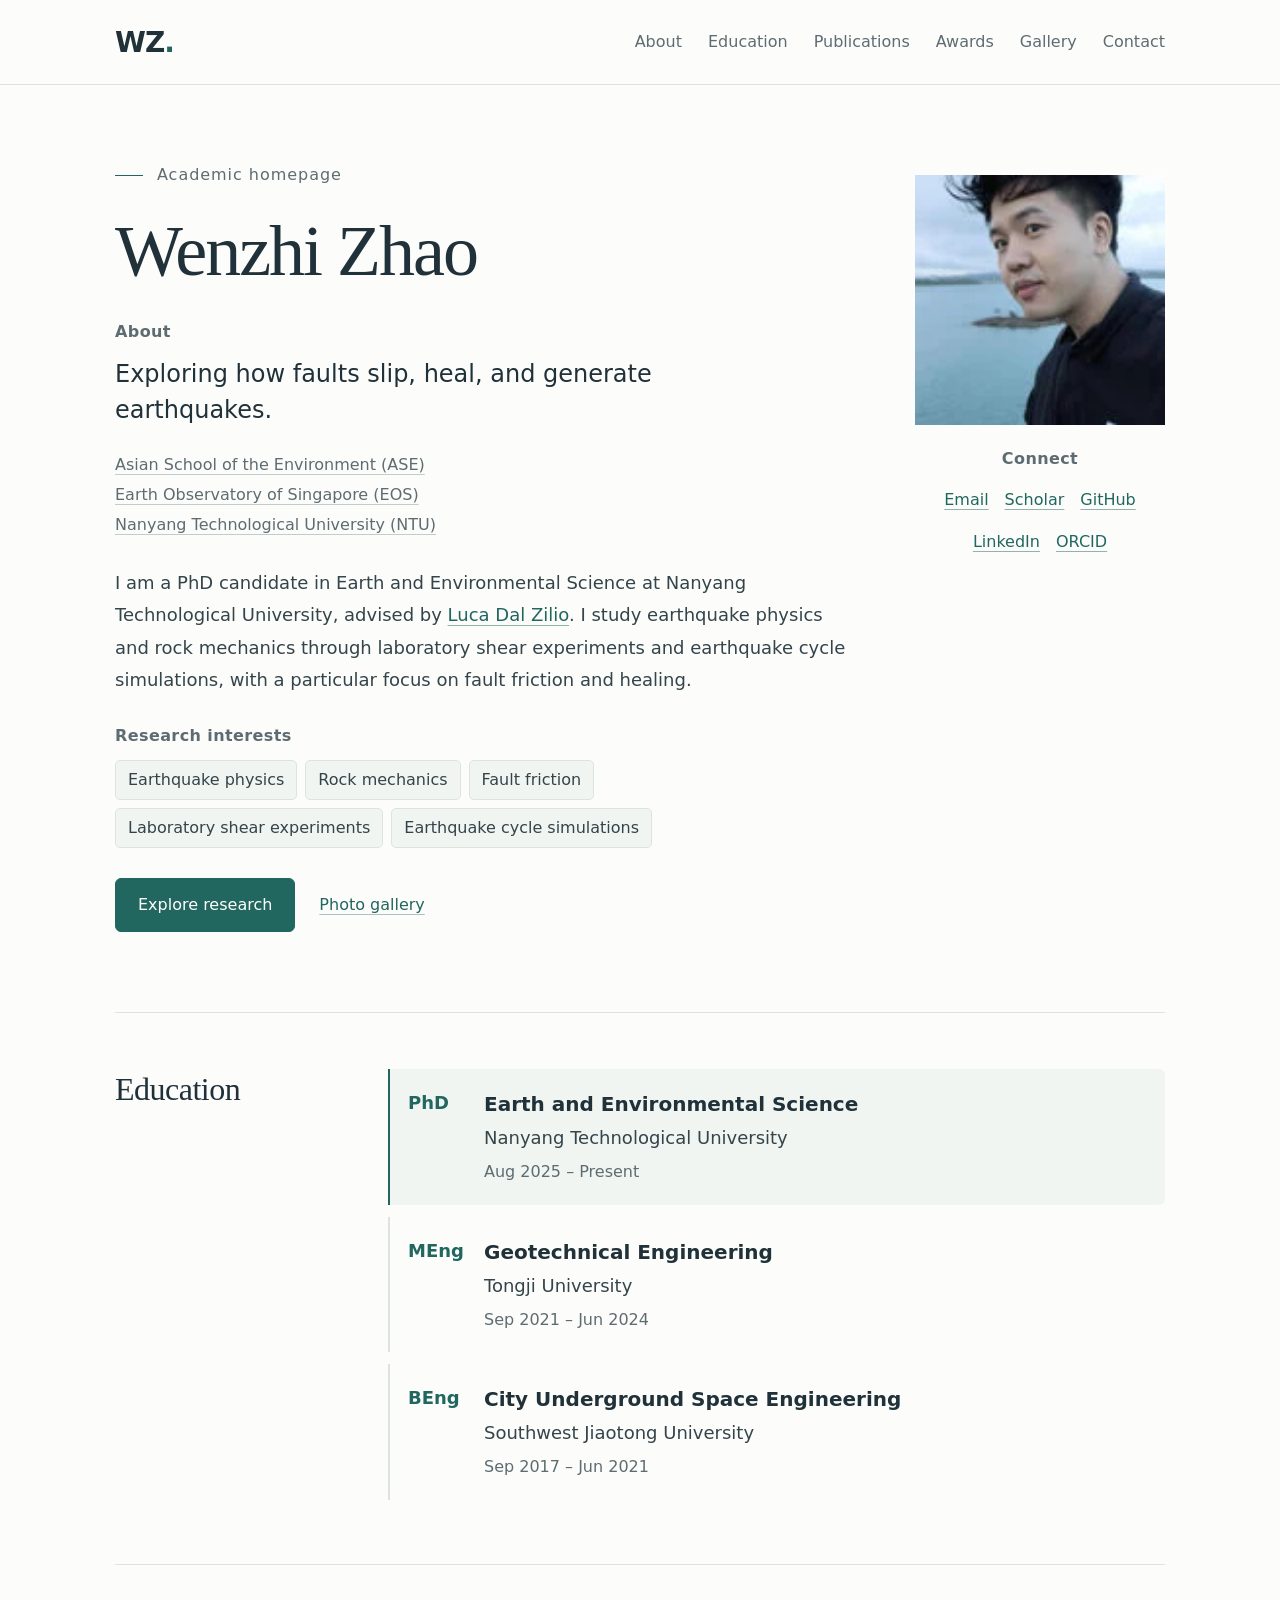
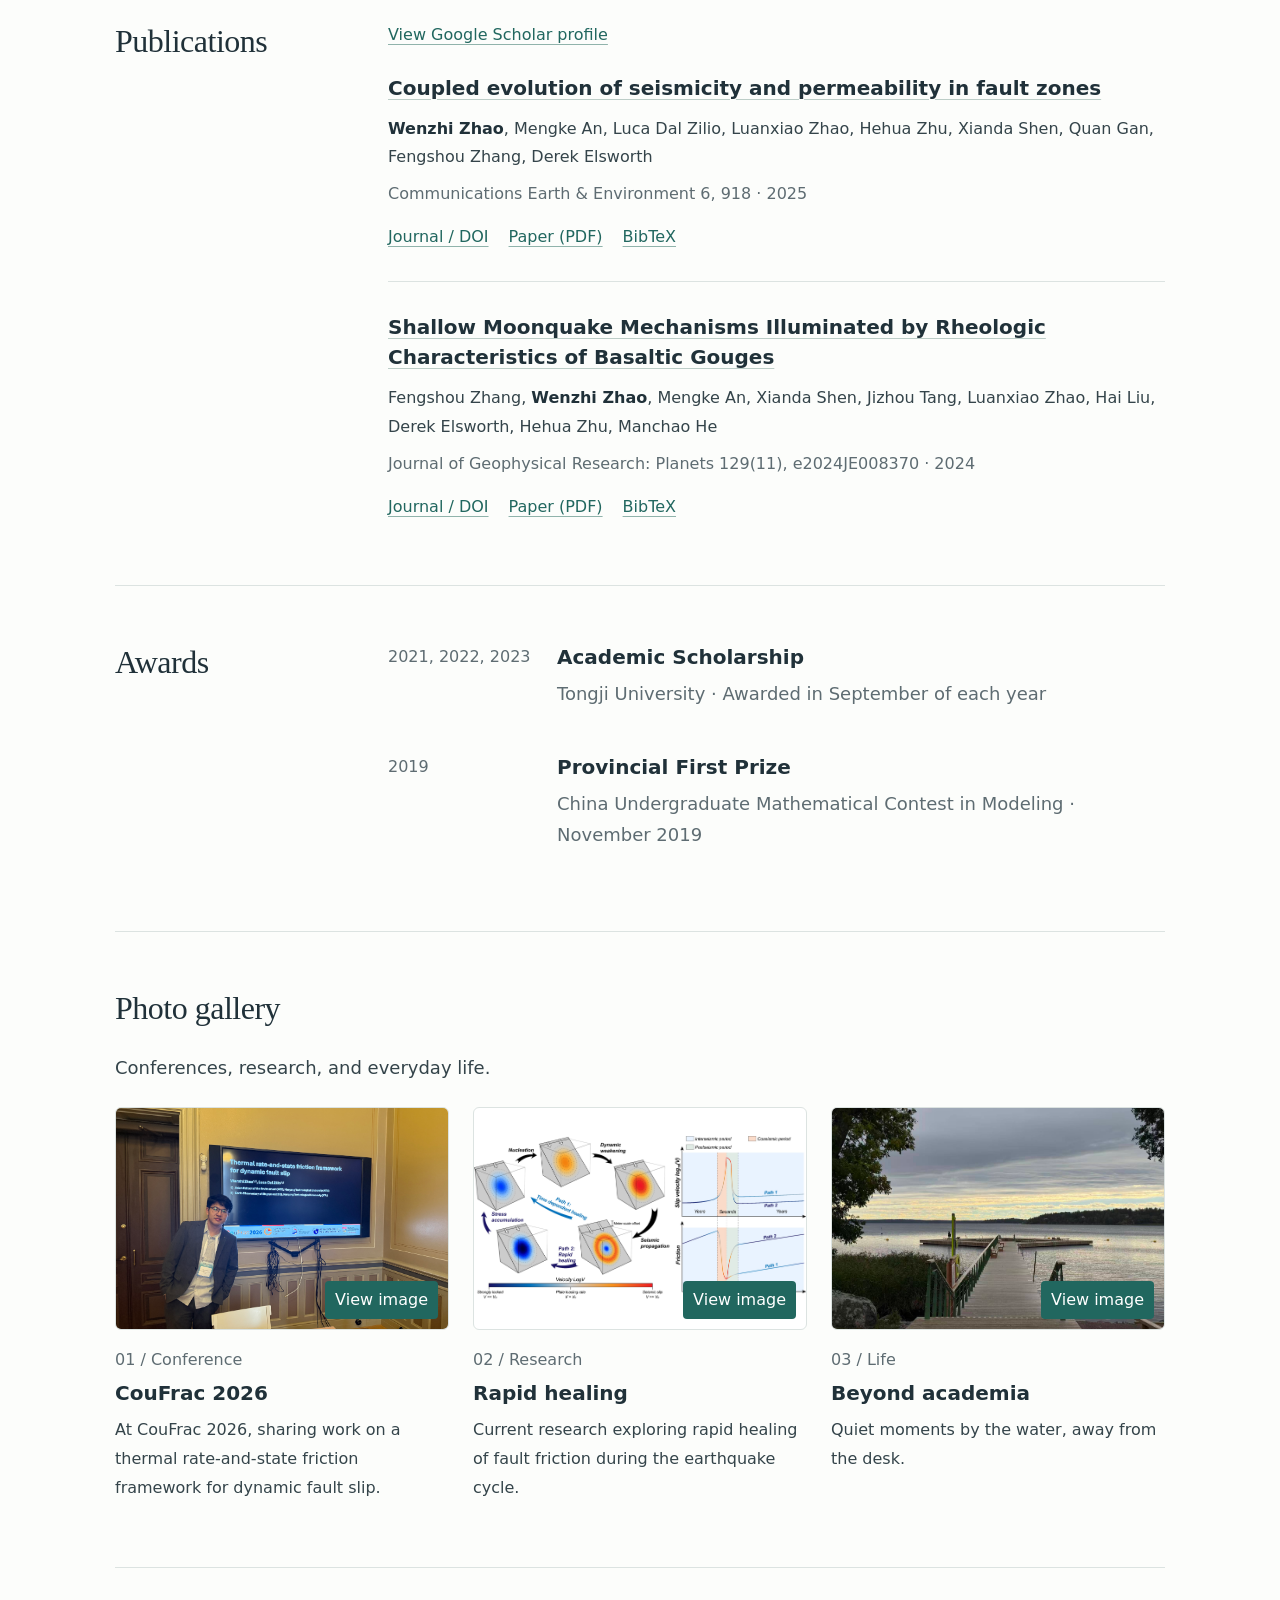
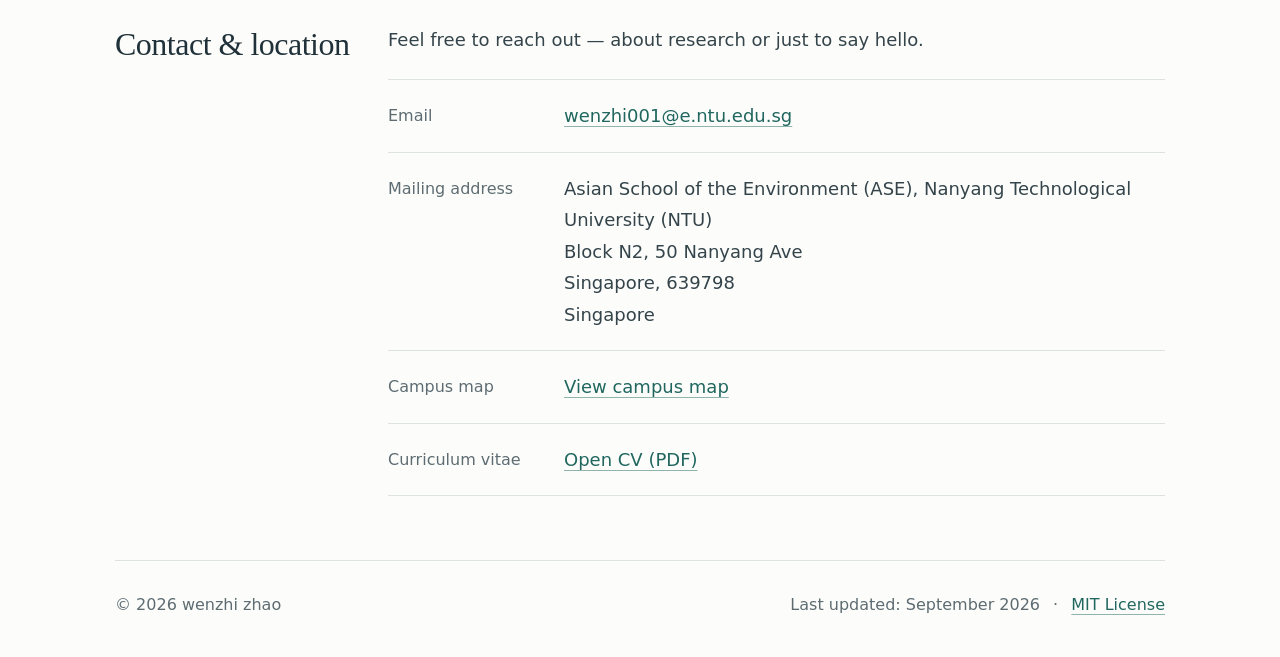
<file: index.html>
<!doctype html>
<html lang="en">
<head>
  <meta charset="utf-8">
  <meta name="viewport" content="width=device-width, initial-scale=1">
  <title>Wenzhi Zhao | Earthquake Physics &amp; Rock Mechanics</title>
  <meta name="description" content="Academic homepage of Wenzhi Zhao, a PhD candidate at Nanyang Technological University researching earthquake physics, fault friction, and rock mechanics.">
  <meta property="og:title" content="Wenzhi Zhao | Earthquake Physics &amp; Rock Mechanics">
  <meta property="og:description" content="Academic homepage of Wenzhi Zhao, a PhD candidate at Nanyang Technological University researching earthquake physics, fault friction, and rock mechanics.">
  <meta property="og:type" content="website">
  <link rel="icon" href="assets/images/favicon.svg" type="image/svg+xml">
  <link rel="stylesheet" href="styles.css">
  <script src="script.js" defer></script>
  <script src="data/links.js" defer></script>
  <script src="gallery.js" defer></script>
</head>
<body>
  <a class="skip-link" href="#main">Skip to content</a>
  <header class="site-header">
    <div class="reading-progress" aria-hidden="true"></div>
    <div class="header-inner">
      <a class="wordmark" href="#home" aria-label="Wenzhi Zhao, home">WZ<span aria-hidden="true">.</span></a>
      <nav aria-label="Main navigation">
        <a href="#about">About</a>
        <a href="#education">Education</a>
        <a href="#publications">Publications</a>
        <a href="#awards">Awards</a>
        <a href="#gallery">Gallery</a>
        <a href="#contact">Contact</a>
      </nav>
    </div>
  </header>

  <main id="main" class="container">
    <section class="hero" id="home" aria-labelledby="name">
      <div class="hero-copy">
        <p class="eyebrow">Academic homepage</p>
        <h1 id="name">Wenzhi Zhao</h1>
        <div id="about" class="hero-about" aria-labelledby="about-title">
          <h2 id="about-title" class="hero-about-heading">About</h2>
          <p class="role"> Exploring how faults slip, heal, and generate earthquakes. </p>
        <p class="affiliation"> <a href="https://www.ntu.edu.sg/ase" target="_blank" rel="noopener noreferrer"> Asian School of the Environment (ASE) </a> <br> 
		<a href="https://earthobservatory.sg/" target="_blank" rel="noopener noreferrer"> Earth Observatory of Singapore (EOS) </a> <br> 
		<a href="https://www.ntu.edu.sg/" target="_blank" rel="noopener noreferrer"> Nanyang Technological University (NTU)</a> </p>
        <p>I am a PhD candidate in Earth and Environmental Science at Nanyang Technological University, advised by <a href="https://www.lucadalzilio.net/" target="_blank" rel="noopener noreferrer">Luca Dal Zilio</a>. I study earthquake physics and rock mechanics through laboratory shear experiments and earthquake cycle simulations, with a particular focus on fault friction and healing.</p>
        <h3 class="small-heading">Research interests</h3>
        <ul class="tags" aria-label="Research interests">
          <li>Earthquake physics</li><li>Rock mechanics</li><li>Fault friction</li><li>Laboratory shear experiments</li><li>Earthquake cycle simulations</li>
        </ul>
        </div>
        <div class="hero-actions">
          <a class="button" href="#publications">Explore research</a>
          <a class="text-link" href="#gallery">Photo gallery</a>
        </div>
      </div>
      <div class="profile-sidebar">
        <figure class="portrait">
          <img src="assets/images/portrait.webp" alt="Wenzhi Zhao" width="128" height="128" fetchpriority="high">
        </figure>
        <div class="quick-contact" aria-label="Quick contact and academic profiles">
          <p class="quick-contact-title">Connect</p>
          <ul class="quick-contact-links">
            <li data-profile="email" data-label="Email"><a href="mailto:wenzhi001@e.ntu.edu.sg">Email</a></li>
            <li data-profile="scholar" data-label="Scholar"><a href="https://scholar.google.com/citations?hl=en&amp;user=wXZppxoAAAAJ" target="_blank" rel="noopener noreferrer">Scholar</a></li>
            <li data-profile="github" data-label="GitHub"><a href="https://github.com/WenzhiZhao-geo" target="_blank" rel="noopener noreferrer">GitHub</a></li>
            <li data-profile="linkedin" data-label="LinkedIn"><a href="https://sg.linkedin.com/in/wenzhi-zhao-546133348" target="_blank" rel="noopener noreferrer">LinkedIn</a></li>
            <li data-profile="orcid" data-label="ORCID"><a href="https://orcid.org/0009-0006-2146-9782" target="_blank" rel="noopener noreferrer">ORCID</a></li>
          </ul>
        </div>
      </div>
    </section>

    <section id="education" class="section" aria-labelledby="education-title">
      <div class="section-heading"><h2 id="education-title">Education</h2></div>
      <div class="section-body">
        <div class="background" aria-label="Education">
          <ul class="education-list">
            <li class="education-item education-current">
              <strong class="degree-label">PhD</strong>
              <div class="education-details">
                <p class="education-field">Earth and Environmental Science</p>
                <p class="education-school">Nanyang Technological University</p>
                <p class="education-date"><time datetime="2025-08">Aug 2025</time> – Present</p>
              </div>
            </li>
            <li class="education-item">
              <strong class="degree-label">MEng</strong>
              <div class="education-details">
                <p class="education-field">Geotechnical Engineering</p>
                <p class="education-school">Tongji University</p>
                <p class="education-date"><time datetime="2021-09">Sep 2021</time> – <time datetime="2024-06">Jun 2024</time></p>
              </div>
            </li>
            <li class="education-item">
              <strong class="degree-label">BEng</strong>
              <div class="education-details">
                <p class="education-field">City Underground Space Engineering</p>
                <p class="education-school">Southwest Jiaotong University</p>
                <p class="education-date"><time datetime="2017-09">Sep 2017</time> – <time datetime="2021-06">Jun 2021</time></p>
              </div>
            </li>
          </ul>
        </div>
      </div>
    </section>

    <section id="publications" class="section" aria-labelledby="publications-title">
      <div class="section-heading"><h2 id="publications-title">Publications</h2></div>
      <div class="section-body">
        <p class="publication-scholar"><a href="https://scholar.google.com/citations?hl=en&amp;user=wXZppxoAAAAJ" target="_blank" rel="noopener noreferrer">View Google Scholar profile</a></p>
        <article class="publication">
          <h3><a href="https://doi.org/10.1038/s43247-025-02838-5" target="_blank" rel="noopener noreferrer">Coupled evolution of seismicity and permeability in fault zones</a></h3>
          <p class="authors"><strong>Wenzhi Zhao</strong>, Mengke An, Luca Dal Zilio, Luanxiao Zhao, Hehua Zhu, Xianda Shen, Quan Gan, Fengshou Zhang, Derek Elsworth</p>
          <p class="venue">Communications Earth &amp; Environment 6, 918 · 2025</p>
          <div class="paper-links">
            <a href="https://doi.org/10.1038/s43247-025-02838-5" target="_blank" rel="noopener noreferrer">Journal / DOI</a>
            <a href="https://www.lucadalzilio.net/files/Zhao_et_al-2025.pdf" target="_blank" rel="noopener noreferrer">Paper (PDF)</a>
            <a href="assets/papers/zhao2025coupled.bib" download>BibTeX</a>
          </div>
        </article>
        <article class="publication">
          <h3><a href="https://doi.org/10.1029/2024JE008370" target="_blank" rel="noopener noreferrer">Shallow Moonquake Mechanisms Illuminated by Rheologic Characteristics of Basaltic Gouges</a></h3>
          <p class="authors">Fengshou Zhang, <strong>Wenzhi Zhao</strong>, Mengke An, Xianda Shen, Jizhou Tang, Luanxiao Zhao, Hai Liu, Derek Elsworth, Hehua Zhu, Manchao He</p>
          <p class="venue">Journal of Geophysical Research: Planets 129(11), e2024JE008370 · 2024</p>
          <div class="paper-links">
            <a href="https://doi.org/10.1029/2024JE008370" target="_blank" rel="noopener noreferrer">Journal / DOI</a>
            <a href="https://personal.ems.psu.edu/~fkd/publications/journals/2024_j_jgr_moonquakes_wenzhi.pdf" target="_blank" rel="noopener noreferrer">Paper (PDF)</a>
            <a href="assets/papers/zhang2024moonquake.bib" download>BibTeX</a>
          </div>
        </article>
      </div>
    </section>

    <section id="awards" class="section" aria-labelledby="awards-title">
      <div class="section-heading"><h2 id="awards-title">Awards</h2></div>
      <div class="section-body">
        <div class="award">
          <span class="award-year">2021, 2022, 2023</span>
          <div><h3>Academic Scholarship</h3><p>Tongji University · Awarded in September of each year</p></div>
        </div>
        <div class="award">
          <span class="award-year">2019</span>
          <div><h3>Provincial First Prize</h3><p>China Undergraduate Mathematical Contest in Modeling · November 2019</p></div>
        </div>
      </div>
    </section>

    <section id="gallery" class="section gallery-section" aria-labelledby="gallery-title">
      <div class="section-heading"><h2 id="gallery-title">Photo gallery</h2></div>
      <div class="section-body">
        <p class="gallery-intro">Conferences, research, and everyday life.</p>
        <div class="gallery-grid">
          <figure class="gallery-card">
            <a class="gallery-link" href="assets/images/gallery/Figure1.jpg" data-caption="CouFrac 2026 — At CouFrac 2026, sharing work on a thermal rate-and-state friction framework for dynamic fault slip." aria-label="Enlarge CouFrac 2026 image">
              <img src="assets/images/gallery/Figure1.jpg" alt="Wenzhi Zhao beside a presentation screen at CouFrac 2026" width="4031" height="3023" loading="lazy">
              <span class="gallery-open">View image</span>
            </a>
            <figcaption><span>01 / Conference</span><span>CouFrac 2026</span><p class="gallery-description">At CouFrac 2026, sharing work on a thermal rate-and-state friction framework for dynamic fault slip.</p></figcaption>
          </figure>
          <figure class="gallery-card gallery-card-research">
            <a class="gallery-link" href="assets/images/gallery/Figure2.jpg" data-caption="Rapid healing — Current research exploring rapid healing of fault friction during the earthquake cycle." aria-label="Enlarge Rapid healing image">
              <img src="assets/images/gallery/Figure2.jpg" alt="Earthquake cycle diagram comparing time-dependent healing and rapid healing, with slip velocity and friction over time" width="1533" height="760" loading="lazy">
              <span class="gallery-open">View image</span>
            </a>
            <figcaption><span>02 / Research</span><span>Rapid healing</span><p class="gallery-description">Current research exploring rapid healing of fault friction during the earthquake cycle.</p></figcaption>
          </figure>
          <figure class="gallery-card">
            <a class="gallery-link" href="assets/images/gallery/Figure3.jpg" data-caption="Beyond academia — Quiet moments by the water, away from the desk." aria-label="Enlarge Beyond academia image">
              <img src="assets/images/gallery/Figure3.jpg" alt="A wooden jetty extending into calm water beneath an evening sky" width="1706" height="1279" loading="lazy">
              <span class="gallery-open">View image</span>
            </a>
            <figcaption><span>03 / Life</span><span>Beyond academia</span><p class="gallery-description">Quiet moments by the water, away from the desk.</p></figcaption>
          </figure>
        </div>
      </div>
    </section>

    <section id="contact" class="section contact-section" aria-labelledby="contact-title">
      <div class="section-heading"><h2 id="contact-title">Contact &amp; location</h2></div>
      <div class="section-body">
        <p class="contact-intro">Feel free to reach out — about research or just to say hello.</p>
        <dl class="contact-list">
          <div><dt>Email</dt><dd data-profile="email"><a href="mailto:wenzhi001@e.ntu.edu.sg">wenzhi001@e.ntu.edu.sg</a></dd></div>
          <div><dt>Mailing address</dt><dd><address data-contact="address">Asian School of the Environment (ASE), Nanyang Technological University (NTU)<br>Block N2, 50 Nanyang Ave<br>Singapore, 639798<br>Singapore</address></dd></div>
          <div><dt>Campus map</dt><dd data-profile="map"><a href="https://www.google.com/maps/search/?api=1&amp;query=Earth+Observatory+of+Singapore" target="_blank" rel="noopener noreferrer">View campus map</a></dd></div>
          <div><dt>Curriculum vitae</dt><dd data-profile="cv"><a href="assets/cv/cv.pdf" target="_blank" rel="noopener noreferrer">Open CV (PDF)</a></dd></div>
        </dl>
      </div>
    </section>
  </main>
  <dialog class="lightbox" aria-labelledby="lightbox-caption">
    <div class="lightbox-toolbar"><span id="lightbox-count" aria-live="polite"></span><button type="button" class="lightbox-close" autofocus>Close <span aria-hidden="true">×</span></button></div>
    <img class="lightbox-image" alt="">
    <div class="lightbox-footer"><button type="button" class="lightbox-prev" aria-label="Previous image">Previous</button><p id="lightbox-caption" aria-live="polite"></p><button type="button" class="lightbox-next" aria-label="Next image">Next</button></div>
  </dialog>
  <footer class="site-footer container">
    <p>© 2026 wenzhi zhao</p>
    <p>Last updated: September 2026 <span aria-hidden="true">·</span> <a href="LICENSE">MIT License</a></p>
  </footer>
</body>
</html>
</file>
<file: styles.css>
:root { color-scheme: light; --ink: #162e32; --muted: #506367; --accent: #115e63; --line: #d1dfe0; --tint: #edf4f4; --paper: #fbfdfd; }
* { box-sizing: border-box; }
html { scroll-behavior: smooth; scroll-padding-top: 120px; }
body { margin: 0; background: var(--paper); color: var(--ink); font-family: -apple-system, BlinkMacSystemFont, "Segoe UI", system-ui, sans-serif; font-size: 19px; line-height: 1.8; -webkit-font-smoothing: antialiased; }
a { color: var(--accent); text-underline-offset: 6px; }
a:hover { text-decoration-thickness: 2px; }
a:focus-visible { outline: 3px solid var(--accent); outline-offset: 6px; border-radius: 3px; }
p, h1, h2, h3, figure { margin: 0; }
p + p { margin-top: 22px; }
.container, .header-inner { width: min(100% - 80px, 1050px); margin-inline: auto; }
.skip-link { position: fixed; top: -100px; left: 16px; z-index: 20; background: white; padding: 10px 18px; }
.skip-link:focus { top: 12px; }
.site-header { position: sticky; top: 0; z-index: 10; border-bottom: 1px solid var(--line); background: var(--paper); }
.header-inner { min-height: 88px; display: flex; justify-content: space-between; align-items: center; gap: 24px; }
.reading-progress { position: absolute; bottom: -1px; left: 0; width: 100%; height: 2px; background: var(--accent); transform: scaleX(0); transform-origin: left; pointer-events: none; }
.wordmark { font-size: 30px; font-weight: 750; color: var(--ink); text-decoration: none; letter-spacing: -1.5px; }
.wordmark span { color: var(--accent); }
nav { display: flex; gap: 28px; flex-wrap: wrap; }
nav a { position: relative; font-size: 16px; color: var(--muted); font-weight: 550; text-decoration: none; padding-block: 12px; }
nav a::after { content: ""; position: absolute; bottom: 5px; left: 0; right: 0; height: 2px; background: var(--accent); transform: scaleX(0); transform-origin: left; transition: transform 220ms ease; }
nav a:hover, nav a[aria-current] { color: var(--accent); }
nav a:hover::after, nav a[aria-current]::after { transform: scaleX(1); }
.hero { display: grid; grid-template-columns: minmax(0, 1fr) 270px; align-items: center; gap: 56px; padding: 78px 0 86px; }
.hero-copy { min-width: 0; }
.eyebrow { display: flex; align-items: center; gap: 14px; font-size: 15px; font-weight: 650; letter-spacing: 2px; text-transform: uppercase; color: var(--accent); margin-bottom: 26px; }
.eyebrow::before { content: ""; height: 2px; width: 36px; background: var(--accent); flex-shrink: 0; }
h1 { font-family: Georgia, "Times New Roman", serif; font-size: clamp(52px, 6vw, 78px); line-height: 1.08; letter-spacing: -3px; font-weight: 400; }
.role { font-size: 23px; font-weight: 500; margin-top: 24px; }
.affiliation { color: var(--muted); margin-top: 14px; font-size: 18px; }
.advisor { font-size: 17px; margin-top: 16px; color: var(--muted); }
.research-summary { margin-top: 28px; max-width: 610px; padding-left: 20px; border-left: 3px solid var(--accent); }
.background { font-size: 16px; line-height: 1.6; margin-top: 30px; overflow-wrap: break-word; }
.hero-about { margin-top: 28px; scroll-margin-top: 20px; }
.hero-about-heading { font-family: inherit; font-size: 15px; font-weight: 650; letter-spacing: 1.4px; text-transform: uppercase; color: var(--accent); }
.hero-about .role { margin-top: 14px; }
.hero-about > p:not(.role):not(.affiliation) { font-size: 17px; line-height: 1.8; }
#education .background { margin-top: 0; }
.hero .profile-sidebar { align-self: start; margin-top: 16px; }
.education-heading { font-size: 15px; font-weight: 650; letter-spacing: 1.4px; text-transform: uppercase; color: var(--muted); margin-bottom: 14px; }
.education-list { list-style: none; margin: 0; padding: 0; }
.education-item { display: grid; grid-template-columns: 60px minmax(0, 1fr); gap: 16px; padding: 16px 14px; border-left: 2px solid var(--line); }
.education-item + .education-item { margin-top: 10px; }
.education-current { background: var(--tint); border-left-color: var(--accent); border-radius: 0 6px 6px 0; }
.degree-label { font-size: 16px; color: var(--accent); font-weight: 700; }
.education-field { font-size: 16px; font-weight: 600; line-height: 1.5; }
.education-details .education-school { font-size: 16px; color: var(--muted); margin-top: 4px; }
.education-details .education-date { font-size: 15px; color: var(--muted); margin-top: 7px; font-variant-numeric: tabular-nums; }
@media (max-width: 480px) {
  .education-item { grid-template-columns: 48px minmax(0, 1fr); gap: 12px; padding: 14px 10px; }
}
.placeholder { overflow-wrap: anywhere; }
.hero-actions { display: flex; gap: 26px; align-items: center; flex-wrap: wrap; margin-top: 32px; font-size: 16px; font-weight: 600; }
.button { background: var(--accent); color: white; padding: 13px 23px; border: 1px solid var(--accent); border-radius: 6px; text-decoration: none; transition: transform 200ms ease, background 200ms ease, box-shadow 200ms ease; }
.text-link { padding-block: 10px; text-decoration: underline; text-decoration-color: #a8c3c5; transition: text-decoration-color 200ms ease; }
.text-link:hover { text-decoration-color: var(--accent); }
.portrait { position: relative; margin: 0; }
.portrait-monogram { width: 100%; aspect-ratio: 1; background: var(--accent); border-radius: 0; display: grid; place-items: center; }
.portrait-monogram span { font-family: Georgia, serif; font-size: 82px; letter-spacing: -6px; color: white; font-weight: 400; }
.portrait img { width: 100%; height: auto; aspect-ratio: 1; object-fit: cover; border-radius: 0; display: block; }
figcaption { color: var(--muted); font-size: 15px; margin-top: 14px; text-align: center; }
.section { border-top: 1px solid var(--line); padding: 60px 0 66px; display: grid; grid-template-columns: 235px minmax(0, 1fr); gap: 38px; }
.section-heading { display: flex; flex-direction: column; align-items: flex-start; gap: 9px; }
.section-number { color: var(--accent); font-size: 16px; font-variant-numeric: tabular-nums; letter-spacing: 1px; display: flex; align-items: center; gap: 12px; }
.section-number::after { content: ""; width: 26px; height: 1px; background: var(--accent); }
h2 { font-family: Georgia, "Times New Roman", serif; font-size: 34px; line-height: 1.25; font-weight: 400; letter-spacing: -.7px; }
.section-body { min-width: 0; }
.small-heading { text-transform: uppercase; font-size: 15px; font-weight: 650; letter-spacing: 1.3px; margin-top: 32px; margin-bottom: 16px; }
.tags { list-style: none; padding: 0; margin: 0; display: flex; flex-wrap: wrap; gap: 10px; }
.tags li { font-size: 15px; color: var(--accent); border: 1px solid #c7dbdd; background: var(--tint); border-radius: 5px; padding: 7px 13px; overflow-wrap: anywhere; max-width: 100%; }
.empty-state { position: relative; padding: 28px 30px; border: 1px solid var(--line); border-left: 3px solid var(--accent); border-radius: 0 8px 8px 0; background: white; }
.empty-state h3 { font-size: 20px; font-weight: 550; }
.empty-state p { font-size: 18px; color: var(--muted); margin-top: 8px; }
.publication { padding-block: 14px; }
.publication-scholar { margin-bottom: 22px; font-size: 16px; }
.publication + .publication { margin-top: 24px; padding-top: 30px; border-top: 1px solid var(--line); }
.publication h3 { font-size: 23px; line-height: 1.5; }
.authors, .venue { font-size: 18px; margin-top: 10px; }
.venue { color: var(--muted); }
.paper-links { display: flex; flex-wrap: wrap; gap: 20px; margin-top: 14px; font-size: 17px; }
.award { display: flex; gap: 24px; padding-block: 16px; }
.award-year { color: var(--accent); font-variant-numeric: tabular-nums; }
.award-year { flex: 0 0 145px; }
@media (max-width: 640px) { .award { flex-direction: column; gap: 4px; } .award-year { flex-basis: auto; } }
.award h3 { font-size: 20px; }
.award p { color: var(--muted); font-size: 18px; }
.contact-intro { margin-bottom: 26px; font-size: 21px; }
.contact-list { margin: 0; border-top: 1px solid var(--line); }
.contact-list > div { display: grid; grid-template-columns: 168px minmax(0, 1fr); gap: 18px; padding: 16px 0; border-bottom: 1px solid var(--line); font-size: 17px; }
dt { color: var(--muted); }
dd { margin: 0; overflow-wrap: anywhere; font-weight: 500; }
.site-footer { border-top: 1px solid var(--line); padding-block: 30px 38px; display: flex; justify-content: space-between; flex-wrap: wrap; gap: 10px 24px; font-size: 15px; color: var(--muted); }
.site-footer p + p { margin: 0; }
.site-footer span { margin-inline: 8px; }
@media (hover: hover) and (prefers-reduced-motion: no-preference) {
  .button:hover { transform: translateY(-3px); background: #0b494e; box-shadow: 0 5px 0 #d0e3e4; }
}
@media (max-width: 900px) {
  .container, .header-inner { width: min(100% - 48px, 760px); }
  .hero { grid-template-columns: minmax(0, 1fr) 210px; gap: 30px; }
  h1 { font-size: 60px; }
  .section { grid-template-columns: 185px minmax(0, 1fr); gap: 25px; }
  h2 { font-size: 30px; }
  .portrait-monogram span { font-size: 64px; }
  .contact-list > div { grid-template-columns: 1fr; gap: 2px; }
}
@media (max-width: 640px) {
  body { font-size: 18px; }
  html { scroll-padding-top: 150px; }
  .container, .header-inner { width: calc(100% - 40px); }
  .header-inner { flex-direction: column; align-items: flex-start; padding-block: 10px 8px; gap: 2px; }
  .wordmark { font-size: 26px; }
  nav { width: 100%; justify-content: space-between; gap: 4px 14px; }
  nav a { font-size: 16px; padding-block: 8px; }
  .hero { grid-template-columns: 1fr; gap: 32px; padding-block: 38px 48px; }
  .portrait { grid-row: 1; width: 140px; }
  .portrait-monogram, .portrait img { aspect-ratio: 1; border-radius: 0; }
  .portrait-monogram span { font-size: 44px; letter-spacing: -3px; }
  figcaption { font-size: 15px; line-height: 1.4; margin-top: 10px; }
  .eyebrow { margin-bottom: 20px; font-size: 15px; letter-spacing: 1.3px; }
  h1 { font-size: clamp(46px, 11vw, 66px); letter-spacing: -2px; }
  .role { font-size: 21px; }
  .hero-actions { gap: 14px 22px; }
  .section { grid-template-columns: 1fr; gap: 26px; padding-block: 38px 44px; }
  .section-heading { flex-direction: row; align-items: baseline; gap: 18px; }
  .section-number::after { display: none; }
  h2 { font-size: 32px; }
  .empty-state { padding: 23px; }
  .contact-list > div { grid-template-columns: 1fr; gap: 3px; }
}
@media (prefers-reduced-motion: reduce) {
  html { scroll-behavior: auto; }
  *, *::before, *::after { animation: none !important; transition: none !important; }
}
@media print {
  .site-header, .hero-actions, .skip-link { display: none; }
  body { background: white; }
  .hero { padding-top: 20px; }
  .section { break-inside: avoid; }
}
/* Photo gallery */
.gallery-section { grid-template-columns: 1fr; gap: 24px; }
.gallery-section .section-heading { flex-direction: row; align-items: baseline; gap: 18px; }
.gallery-intro { font-size: 21px; }
.gallery-note { font-size: 16px; color: var(--muted); margin: 8px 0 24px; }
.gallery-grid { display: grid; grid-template-columns: repeat(3, minmax(0, 1fr)); gap: 22px; }
.gallery-card { min-width: 0; }
.gallery-link { position: relative; display: block; overflow: hidden; border-radius: 8px; border: 1px solid var(--line); background: var(--tint); }
.gallery-link img { display: block; width: 100%; height: auto; aspect-ratio: 3 / 2; object-fit: cover; transition: transform 350ms ease; }
.gallery-open { position: absolute; right: 12px; bottom: 12px; background: var(--accent); color: white; padding: 6px 12px; border-radius: 4px; font-size: 15px; }
.gallery-card figcaption { display: flex; justify-content: space-between; flex-wrap: wrap; gap: 4px 12px; text-align: left; font-size: 16px; }
.gallery-card figcaption span:first-child { color: var(--ink); font-weight: 550; }
.lightbox { width: min(1040px, calc(100% - 32px)); max-height: calc(100dvh - 32px); overflow: auto; padding: 22px; border: 1px solid var(--line); border-radius: 12px; background: var(--paper); color: var(--ink); }
.lightbox::backdrop { background: rgb(9 24 27 / 85%); }
.lightbox-toolbar, .lightbox-footer { display: flex; justify-content: space-between; align-items: center; gap: 18px; }
.lightbox-toolbar { margin-bottom: 16px; font-size: 16px; }
.lightbox-image { display: block; width: 100%; height: min(60dvh, 640px); object-fit: contain; background: var(--tint); }
.lightbox-footer { margin-top: 18px; }
.lightbox-footer p { text-align: center; font-size: 17px; }
button { font: inherit; }
.lightbox button { font-size: 16px; cursor: pointer; border: 1px solid var(--line); background: white; color: var(--accent); border-radius: 5px; padding: 9px 16px; min-height: 44px; }
.lightbox button:hover { background: var(--tint); }
button:focus-visible { outline: 3px solid var(--accent); outline-offset: 4px; }
.example-badge { display: inline-block; font-size: 15px; color: var(--accent); background: var(--tint); padding: 3px 10px; margin-bottom: 12px; border-radius: 4px; }
@media (hover: hover) and (prefers-reduced-motion: no-preference) { .gallery-link:hover img { transform: scale(1.045); } }
@media (max-width: 760px) { .gallery-grid { grid-template-columns: repeat(2, minmax(0, 1fr)); } }
@media (max-width: 480px) {
  .gallery-grid { grid-template-columns: 1fr; gap: 28px; }
  .lightbox { padding: 14px; }
  .lightbox-footer { flex-wrap: wrap; gap: 12px; }
  .lightbox-footer p { order: -1; flex-basis: 100%; }
  .lightbox-image { height: 45dvh; }
}
@media (prefers-reduced-motion: reduce) { .gallery-link img { transition: none; } }
/* Contact hierarchy: quick links below the portrait, full address after Gallery. */
.profile-sidebar { min-width: 0; align-self: center; }
.quick-contact { padding: 22px 4px 0; text-align: center; }
.quick-contact-title { margin: 0 0 10px; font-size: 15px; font-weight: 650; letter-spacing: 1.3px; text-transform: uppercase; color: var(--muted); }
.quick-contact-links { list-style: none; display: flex; flex-wrap: wrap; justify-content: center; gap: 6px 18px; margin: 0; padding: 0; }
.quick-contact-links a { display: inline-block; padding-block: 5px; font-size: 16px; font-weight: 550; }
.contact-details-link { display: inline-block; margin-top: 13px; padding-block: 5px; font-size: 15px; }
.quick-contact-note { margin-top: 8px; color: var(--muted); font-size: 15px; }
[data-contact] { white-space: pre-line; overflow-wrap: anywhere; }
.contact-list address { font-style: normal; }
.contact-section h2 { max-width: 235px; }
@media (max-width: 640px) {
  .profile-sidebar { grid-row: 1; width: 100%; display: flex; flex-direction: column; align-items: flex-start; }
  .quick-contact { padding-top: 18px; text-align: left; width: 100%; }
  .quick-contact-links { justify-content: flex-start; gap: 6px 18px; }
  .contact-section h2 { max-width: none; }
}

.gallery-description { flex-basis: 100%; margin: 6px 0 0; font-size: 16px; line-height: 1.65; color: var(--muted); }
.gallery-card-research .gallery-link { background: white; }
.gallery-card-research .gallery-link img { object-fit: contain; }
.gallery-card-research .gallery-link:hover img { transform: none; }

/* Shared typography and color hierarchy. */
:root {
  --ink: #34444a;
  --heading: #203139;
  --muted: #5e6c72;
  --accent: #21675f;
  --line: #dce3e1;
  --tint: #f0f5f2;
  --paper: #fcfdfb;
  --body-size: 18px;
  --detail-size: 16px;
  --item-size: 20px;
}
body { font-size: var(--body-size); line-height: 1.75; }
h1, h2, h3 { color: var(--heading); }
strong { font-weight: 600; color: var(--heading); }
a { text-underline-offset: 4px; text-decoration-thickness: 1px; text-decoration-color: #90b3ab; }
a:hover { text-decoration-color: currentColor; }
.header-inner { min-height: 84px; }
.wordmark { font-size: 28px; font-weight: 700; color: var(--heading); letter-spacing: -1px; }
nav { gap: 26px; }
nav a { font-size: var(--detail-size); font-weight: 500; }
.hero { grid-template-columns: minmax(0, 1fr) 250px; gap: 64px; padding: 76px 0 80px; }
.eyebrow { font-size: var(--detail-size); font-weight: 500; letter-spacing: .06em; text-transform: none; color: var(--muted); margin-bottom: 22px; }
.eyebrow::before { height: 1px; width: 28px; }
h1 { font-size: clamp(52px, 6vw, 72px); line-height: 1.12; letter-spacing: -2px; }
.hero-about-heading, .small-heading, .quick-contact-title { font-size: var(--detail-size); line-height: 1.5; font-weight: 600; color: var(--muted); letter-spacing: .025em; text-transform: none; }
.hero-about .role { font-size: 24px; font-weight: 500; line-height: 1.5; color: var(--heading); margin-top: 12px; max-width: 560px; }
.affiliation { margin-top: 22px; font-size: var(--detail-size); line-height: 1.9; }
.affiliation a { color: var(--muted); text-decoration-color: #c0ceca; }
.affiliation a:hover { color: var(--accent); text-decoration-color: currentColor; }
.hero-about > p:not(.role):not(.affiliation) { font-size: var(--body-size); line-height: 1.8; margin-top: 26px; }
.small-heading { margin-top: 28px; margin-bottom: 12px; }
.tags { gap: 8px; }
.tags li { font-size: var(--detail-size); line-height: 1.5; color: var(--ink); border-color: var(--line); padding: 7px 12px; }
.hero-actions { gap: 24px; margin-top: 30px; font-size: var(--detail-size); font-weight: 500; }
.button { padding: 12px 22px; }
.hero .profile-sidebar { margin-top: 14px; }
.quick-contact { padding: 22px 0 0; }
.quick-contact-links { gap: 4px 16px; }
.quick-contact-links a { font-size: var(--detail-size); font-weight: 500; }
.section { padding: 56px 0 64px; }
.section-heading { gap: 12px; }
.section-number { color: var(--muted); font-size: var(--detail-size); line-height: 1.5; letter-spacing: 0; }
.section-number::after { background: #9eb8b0; }
h2 { font-size: 32px; letter-spacing: -.5px; }
.education-item { padding: 20px 18px; }
.education-item + .education-item { margin-top: 12px; }
.degree-label { font-size: var(--body-size); line-height: 1.5; font-weight: 600; color: var(--accent); }
.education-field { font-size: var(--item-size); font-weight: 600; color: var(--heading); line-height: 1.5; }
.education-details .education-school { font-size: var(--body-size); color: var(--ink); margin-top: 5px; }
.education-details .education-date { font-size: var(--detail-size); color: var(--muted); margin-top: 6px; }
.publication-scholar { margin-bottom: 24px; font-size: var(--detail-size); }
.publication { padding-block: 0; }
.publication + .publication { margin-top: 30px; padding-top: 30px; }
.publication h3, .award h3 { font-size: var(--item-size); line-height: 1.5; font-weight: 600; }
.publication h3 a { color: var(--heading); text-decoration-color: #bccdc7; }
.publication h3 a:hover { color: var(--accent); }
.authors { font-size: var(--detail-size); line-height: 1.8; color: var(--ink); margin-top: 12px; }
.venue { font-size: var(--detail-size); color: var(--muted); margin-top: 8px; line-height: 1.7; }
.paper-links { margin-top: 16px; font-size: var(--detail-size); font-weight: 500; }
.award:first-child { padding-top: 0; }
.award + .award { margin-top: 10px; }
.award-year { color: var(--muted); font-size: var(--detail-size); line-height: 1.875; }
.award p { font-size: var(--body-size); margin-top: 6px; }
.gallery-intro, .contact-intro { font-size: var(--body-size); line-height: 1.75; color: var(--ink); margin-bottom: 24px; }
.gallery-grid { gap: 24px; }
.gallery-link { border-radius: 6px; }
.gallery-open { right: 10px; bottom: 10px; padding: 5px 10px; font-size: var(--detail-size); }
.gallery-card figcaption { flex-direction: column; align-items: flex-start; margin-top: 18px; gap: 0; }
.gallery-card figcaption span:first-child { font-size: var(--detail-size); line-height: 1.5; color: var(--muted); font-weight: 400; }
.gallery-card figcaption span:nth-child(2) { font-size: var(--item-size); line-height: 1.5; color: var(--heading); font-weight: 600; margin-top: 6px; }
.gallery-description { flex-basis: auto; margin: 8px 0 0; font-size: var(--detail-size); line-height: 1.8; color: var(--ink); }
.contact-list > div { grid-template-columns: 156px minmax(0, 1fr); gap: 20px; padding: 20px 0; }
dt { font-size: var(--detail-size); line-height: 1.96875; }
dd { font-size: var(--body-size); font-weight: 400; }
.lightbox-footer p, .site-footer { font-size: var(--detail-size); }
@media (max-width: 900px) {
  .hero { grid-template-columns: minmax(0, 1fr) 210px; gap: 30px; }
  h1 { font-size: 60px; }
  .contact-list > div { grid-template-columns: 1fr; gap: 4px; }
  .award { flex-direction: column; gap: 4px; }
  .award-year { flex-basis: auto; }
}
@media (max-width: 640px) {
  .header-inner { min-height: 0; }
  .wordmark { font-size: 26px; }
  nav { gap: 4px 14px; }
  .hero { grid-template-columns: 1fr; gap: 32px; padding-block: 38px 48px; }
  .hero .profile-sidebar { margin-top: 0; }
  .quick-contact { padding-top: 18px; }
  .eyebrow { margin-bottom: 18px; }
  h1 { font-size: clamp(46px, 11vw, 60px); letter-spacing: -1.5px; }
  .hero-about .role { font-size: 22px; }
  .hero-actions { gap: 14px 22px; }
  .section { gap: 26px; padding-block: 40px 48px; }
  .section-heading { gap: 18px; }
  h2 { font-size: 30px; }
}
@media (max-width: 480px) {
  .education-item { padding: 16px 10px; }
  .gallery-grid { gap: 30px; }
}
</file>
